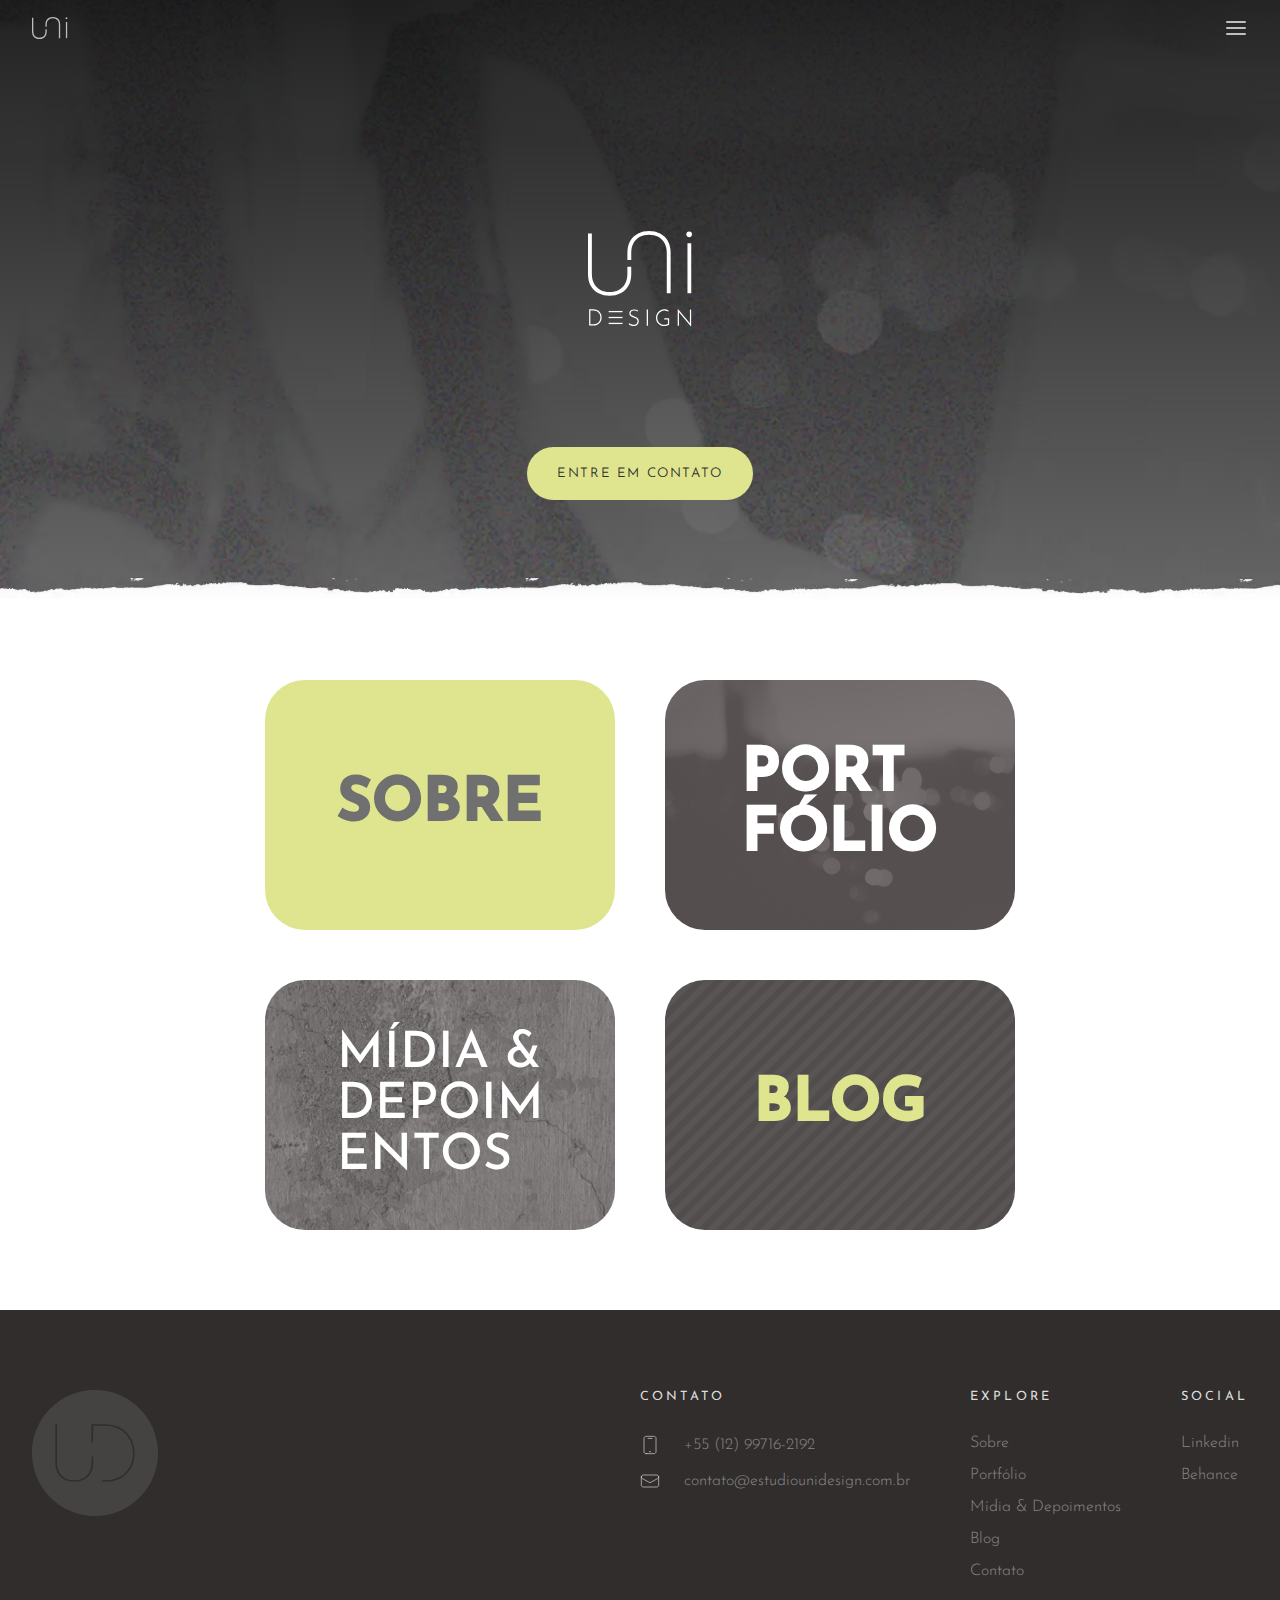
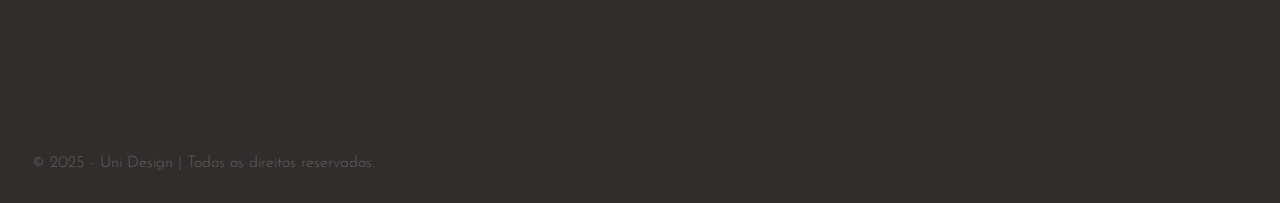
<file: index.html>
<!DOCTYPE html>
<html lang="pt-BR">
  <head>
    <meta charset="UTF-8" />
    <meta name="viewport" content="width=device-width, initial-scale=1.0" />
    <link rel="icon" type="image/svg+xml" href="./assets/icon.svg" />
    <link rel="stylesheet" href="./css/global.css" />
    <link rel="stylesheet" href="./css/index.css" />
    <script src="./js/menu-burger.js" defer></script>
    <script src="./js/reveal-on-scroll.js" defer></script>
    <script src="./js/header-index.js"></script>
    <title>Estúdio Uni Design - Home</title>
  </head>

  <body>
    <header class="header-index">
      <nav>
        <a href="./index.html" class="logo-ud"
          ><img src="./assets/icon.svg" alt="logo-ud"
        /></a>
        <a href="./index.html" class="logo-unidesign"
          ><img src="./assets/logo-uni-1.svg" alt="logo-unidesign"
        /></a>
        <ul>
          <li><a href="#" id="nav-active-header">Home</a></li>
          <li><a href="./sobre.html">Sobre</a></li>
          <li><a href="./portfolio.html">Portfólio</a></li>
          <li>
            <a href="./midia-e-depoimentos.html">Mídia & Depoimentos</a>
          </li>
          <li><a href="./blog.html">Blog</a></li>
          <li><a href="./contato.html">Contato</a></li>
        </ul>
        <a href="#" class="burger-icon" onclick="openBurger()">
          <img src="./assets/burger-icon.svg" alt="icon"
        /></a>
      </nav>
    </header>
    <header class="header-alternate">
      <nav>
        <a href="./index.html" class="logo-ud"
          ><img src="./assets/icon.svg" alt="logo-ud"
        /></a>
        <a href="./index.html" class="logo-unidesign"
          ><img src="./assets/logo-uni-1-black.svg" alt="logo-unidesign"
        /></a>
        <ul>
          <li><a href="#" id="nav-active-header">Home</a></li>
          <li><a href="./sobre.html">Sobre</a></li>
          <li><a href="./portfolio.html">Portfólio</a></li>
          <li>
            <a href="./midia-e-depoimentos.html">Mídia & Depoimentos</a>
          </li>
          <li><a href="./blog.html">Blog</a></li>
          <li><a href="./contato.html">Contato</a></li>
        </ul>
        <a href="#" class="burger-icon" onclick="openBurger()">
          <img src="./assets/burger-icon-black.svg" alt="icon"
        /></a>
      </nav>
    </header>

    <main>
      <section class="hidden hero-home">
        <img
          class="hidden"
          src="./assets/logo-uni-2.svg"
          alt="logo-unidesign"
        />
        <a
          href="https://api.whatsapp.com/send?phone=5512997162192"
          target="_blank"
          rel="noopener noreferrer"
          ><button>ENTRE EM CONTATO</button></a
        >
      </section>

      <section class="cards-section hidden">
        <a href="./sobre.html">
          <div class="card-container card-container-1">
            <div class="content-card-1">
              <h2>SOBRE</h2>
            </div>
          </div>
        </a>
        <a href="./portfolio.html">
          <div class="card-container card-container-2">
            <div class="content-card-2">
              <h2>PORT</h2>
              <h2>FÓLIO</h2>
            </div>
          </div>
        </a>
        <a href="./midia-e-depoimentos.html">
          <div class="card-container card-container-3">
            <div class="content-card-3">
              <h3>MÍDIA &</h3>
              <h3>DEPOIM</h3>
              <h3>ENTOS</h3>
            </div>
          </div>
        </a>
        <a href="./blog.html">
          <div class="card-container card-container-4">
            <div class="content-card-4">
              <h2>BLOG</h2>
            </div>
          </div>
        </a>
      </section>
    </main>

    <footer id="footer-placeholder"></footer>
    <script src="./js/footer.js"></script>
  </body>
</html>
</file>
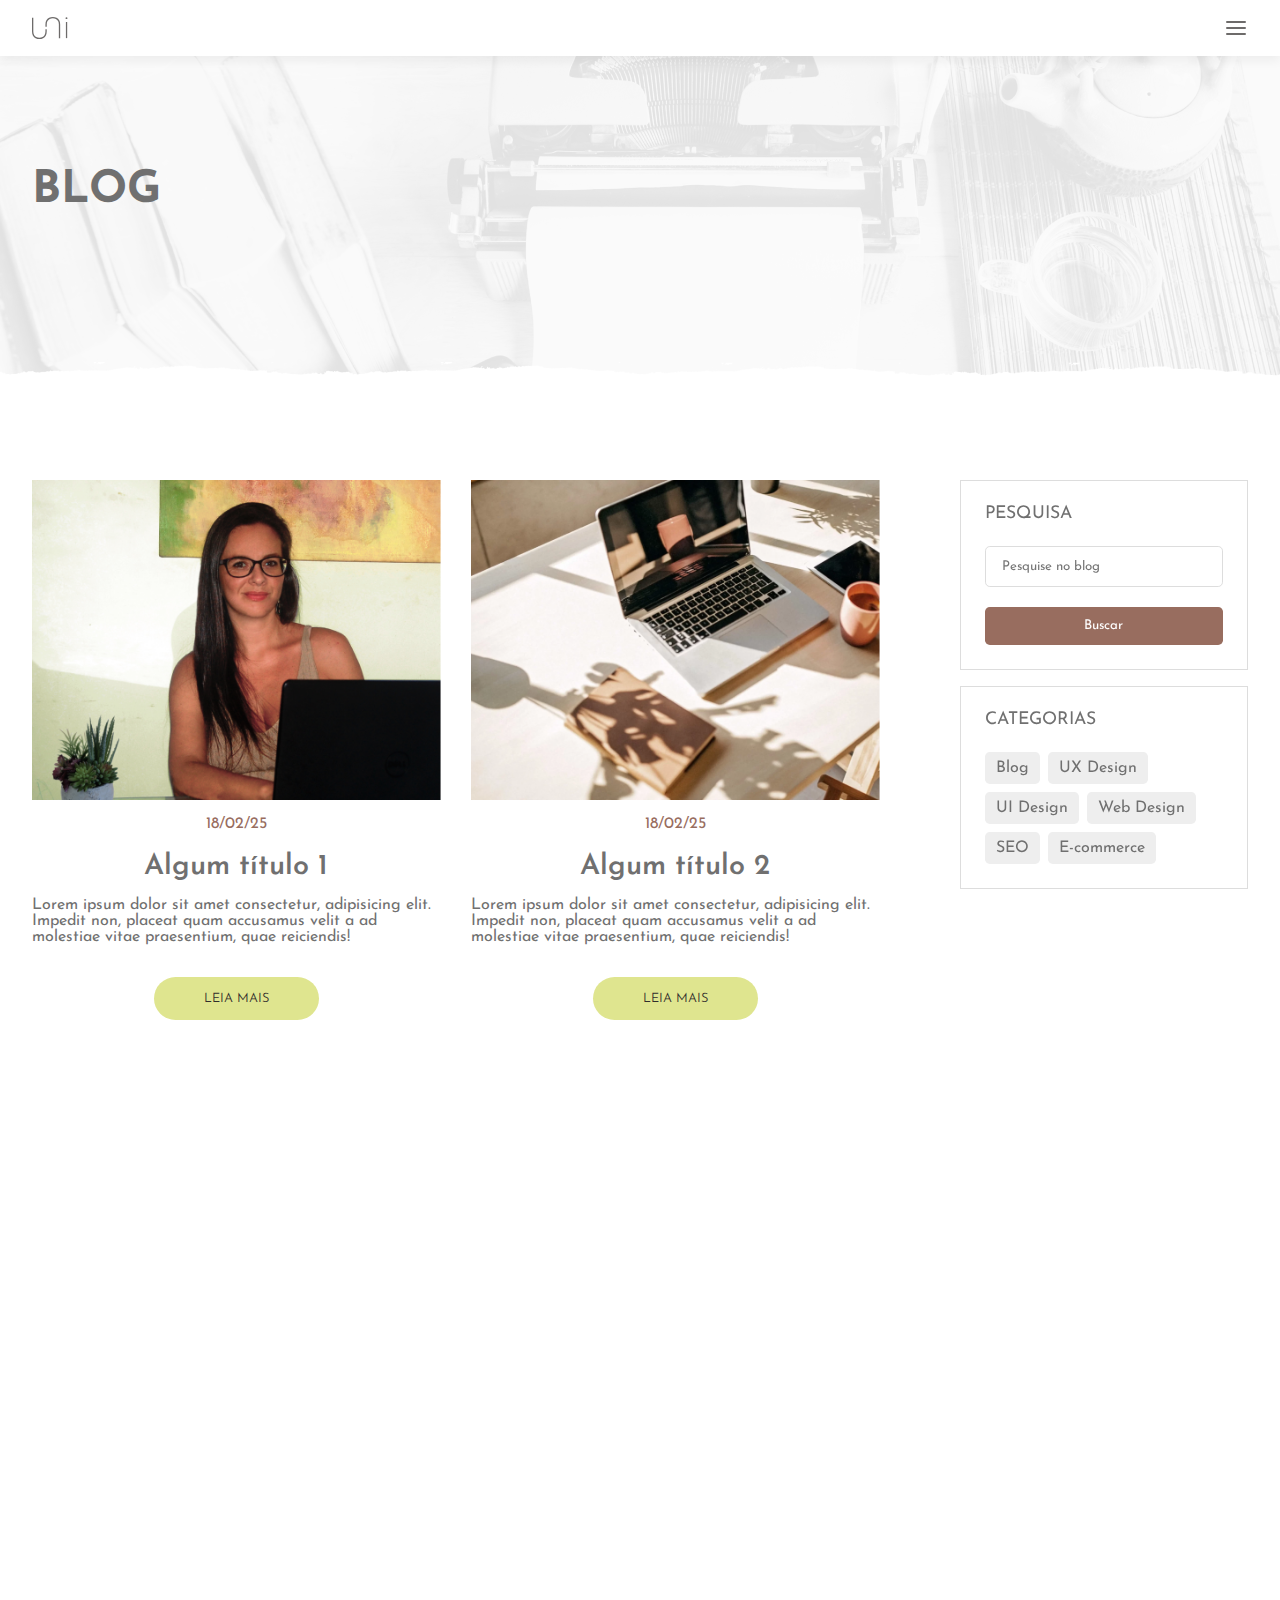
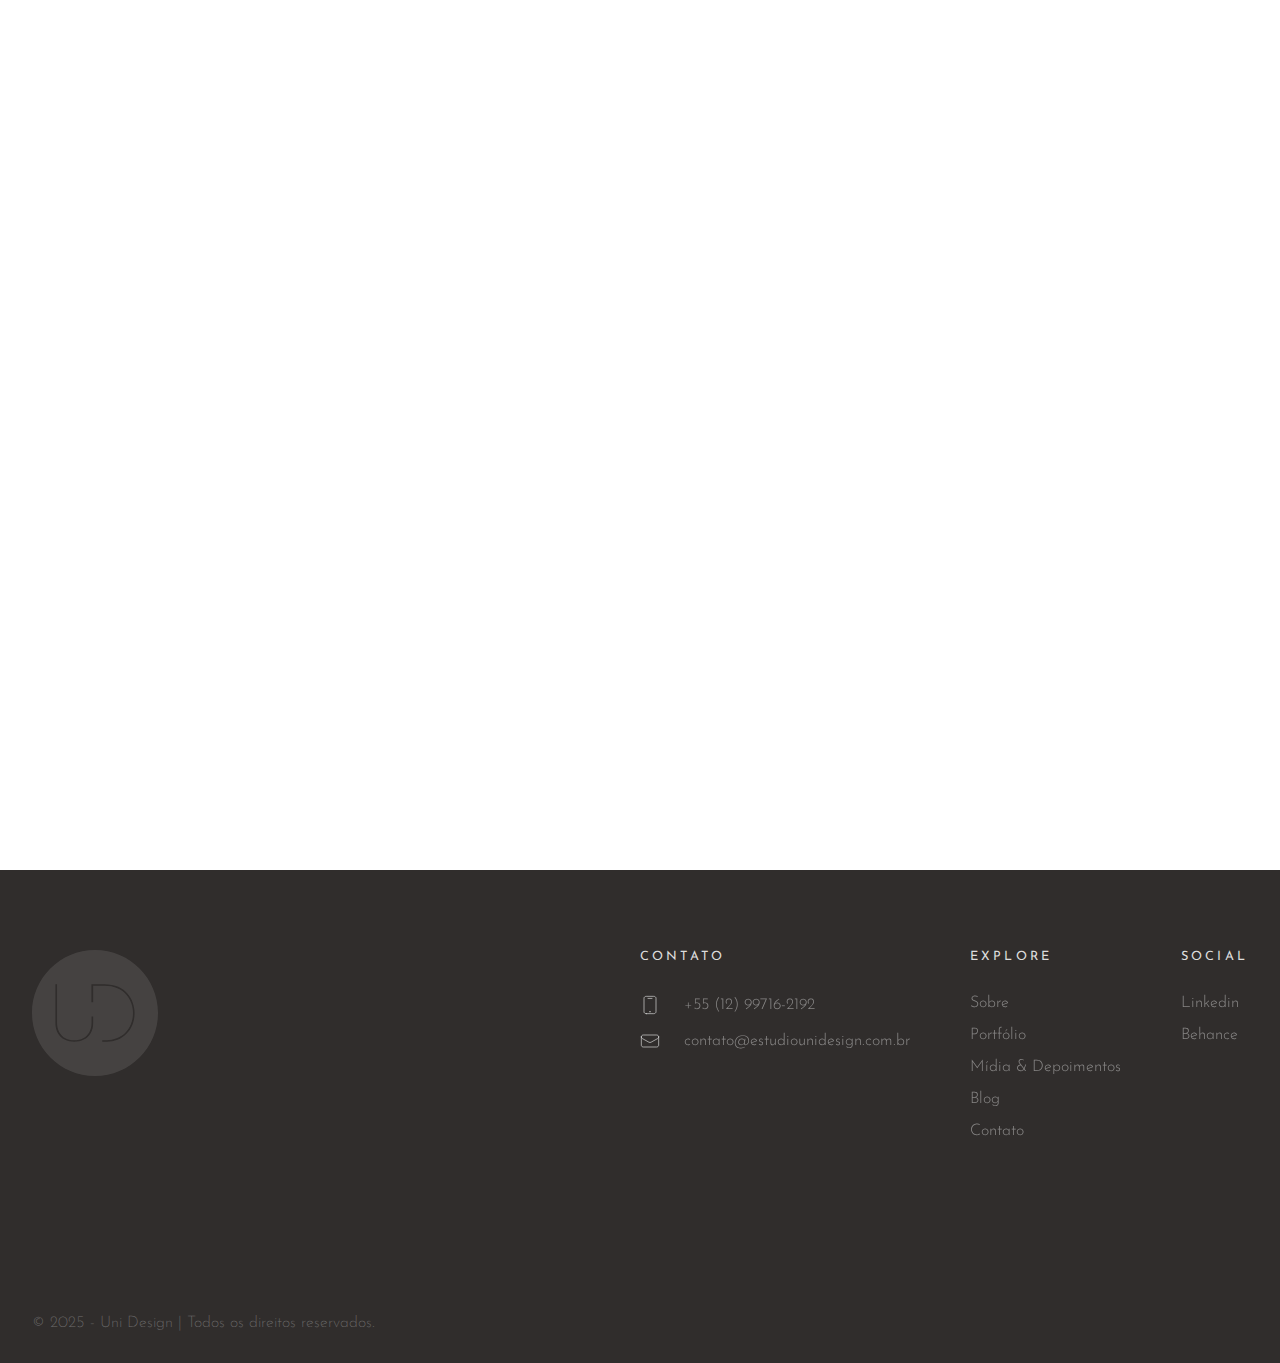
<file: blog.html>
<!DOCTYPE html>
<html lang="pt-BR">
  <head>
    <meta charset="UTF-8" />
    <meta name="viewport" content="width=device-width, initial-scale=1.0" />
    <link rel="icon" type="image/svg+xml" href="./assets/icon.svg" />
    <link rel="stylesheet" href="./css/global.css" />
    <link rel="stylesheet" href="./css/blog.css" />
    <script src="./js/menu-burger.js" defer></script>
    <script src="./js/reveal-on-scroll.js" defer></script>
    <title>Estúdio Uni Design - Blog</title>
  </head>

  <body>
    <header class="header-pages">
      <nav>
        <a href="./index.html" class="logo-ud"
          ><img src="./assets/icon.svg" alt="logo-ud"
        /></a>
        <a href="./index.html" class="logo-unidesign"
          ><img src="./assets/logo-uni-1-black.svg" alt="logo-unidesign"
        /></a>
        <ul>
          <li><a href="/index.html">Home</a></li>
          <li><a href="./sobre.html">Sobre</a></li>
          <li><a href="./portfolio.html">Portfólio</a></li>
          <li><a href="./midia-e-depoimentos.html">Mídia & Depoimentos</a></li>
          <li><a href="#" id="nav-active-header">Blog</a></li>
          <li><a href="./contato.html">Contato</a></li>
        </ul>
        <a href="#" class="burger-icon" onclick="openBurger()">
          <img src="./assets/burger-icon-black.svg" alt="icon"
        /></a>
      </nav>
    </header>

    <section class="hidden hero-section-pages">
      <div class="hidden hero-container">
        <h1>BLOG</h1>
      </div>
    </section>

    <div class="container">
      <main>
        
        <article class="post hidden">
          <img src="./assets/blog/post01.png" alt="post01" />
          <p class="time"><time datetime="2025-02-18">18/02/25</time></p>
          <h4 class="title"><a href="#">Algum título 1</a></h4>
          <p class="description">
            Lorem ipsum dolor sit amet consectetur, adipisicing elit. Impedit
            non, placeat quam accusamus velit a ad molestiae vitae praesentium,
            quae reiciendis!
          </p>
          <a href="#" class="btn">LEIA MAIS</a>
        </article>

        <article class="post hidden">
          <img src="./assets/blog/post02.png" alt="post01" />
          <p class="time"><time datetime="2025-02-18">18/02/25</time></p>
          <h4 class="title"><a href="#">Algum título 2</a></h4>
          <p class="description">
            Lorem ipsum dolor sit amet consectetur, adipisicing elit. Impedit
            non, placeat quam accusamus velit a ad molestiae vitae praesentium,
            quae reiciendis!
          </p>
          <a href="#" class="btn">LEIA MAIS</a>
        </article>

        <article class="post hidden">
          <img src="./assets/blog/post03.png" alt="post01" />
          <p class="time"><time datetime="2025-02-18">18/02/25</time></p>
          <h4 class="title"><a href="#">Algum título 3</a></h4>
          <p class="description">
            Lorem ipsum dolor sit amet consectetur, adipisicing elit. Impedit
            non, placeat quam accusamus velit a ad molestiae vitae praesentium,
            quae reiciendis!
          </p>
          <a href="#" class="btn">LEIA MAIS</a>
        </article>

        <article class="post hidden">
          <img src="./assets/blog/post04.png" alt="post01" />
          <p class="time"><time datetime="2025-02-18">18/02/25</time></p>
          <h4 class="title"><a href="#">Algum título 4</a></h4>
          <p class="description">
            Lorem ipsum dolor sit amet consectetur, adipisicing elit. Impedit
            non, placeat quam accusamus velit a ad molestiae vitae praesentium,
            quae reiciendis!
          </p>
          <a href="#" class="btn">LEIA MAIS</a>
        </article>

        <article class="post hidden">
          <img src="./assets/blog/post05.png" alt="post01" />
          <p class="time"><time datetime="2025-02-18">18/02/25</time></p>
          <h4 class="title"><a href="#">Algum título 5</a></h4>
          <p class="description">
            Lorem ipsum dolor sit amet consectetur, adipisicing elit. Impedit
            non, placeat quam accusamus velit a ad molestiae vitae praesentium,
            quae reiciendis!
          </p>
          <a href="#" class="btn">LEIA MAIS</a>
        </article>

        <article class="post hidden">
          <img src="./assets/blog/post06.png" alt="post01" />
          <p class="time"><time datetime="2025-02-18">18/02/25</time></p>
          <h4 class="title"><a href="#">Algum título 6</a></h4>
          <p class="description">
            Lorem ipsum dolor sit amet consectetur, adipisicing elit. Impedit
            non, placeat quam accusamus velit a ad molestiae vitae praesentium,
            quae reiciendis!
          </p>
          <a href="#" class="btn">LEIA MAIS</a>
        </article>

      </main>

      <aside id="sidebar">
        <section id="search-bar" class="hidden">
          <h4>Pesquisa</h4>
          <form>
            <input type="text" placeholder="Pesquise no blog" />
            <input type="submit" value="Buscar" />
          </form>
        </section>
        <section id="categories" class="hidden">
          <h4>Categorias</h4>
          <div id="tags-container">
            <a href="#">Blog</a>
            <a href="#">UX Design</a>
            <a href="#">UI Design</a>
            <a href="#">Web Design</a>
            <a href="#">SEO</a>
            <a href="#">E-commerce</a>
          </div>
        </section>
      </aside>
    </div>

    <footer id="footer-placeholder"></footer>
    <script src="./js/footer.js"></script>
  </body>
</html>
</file>
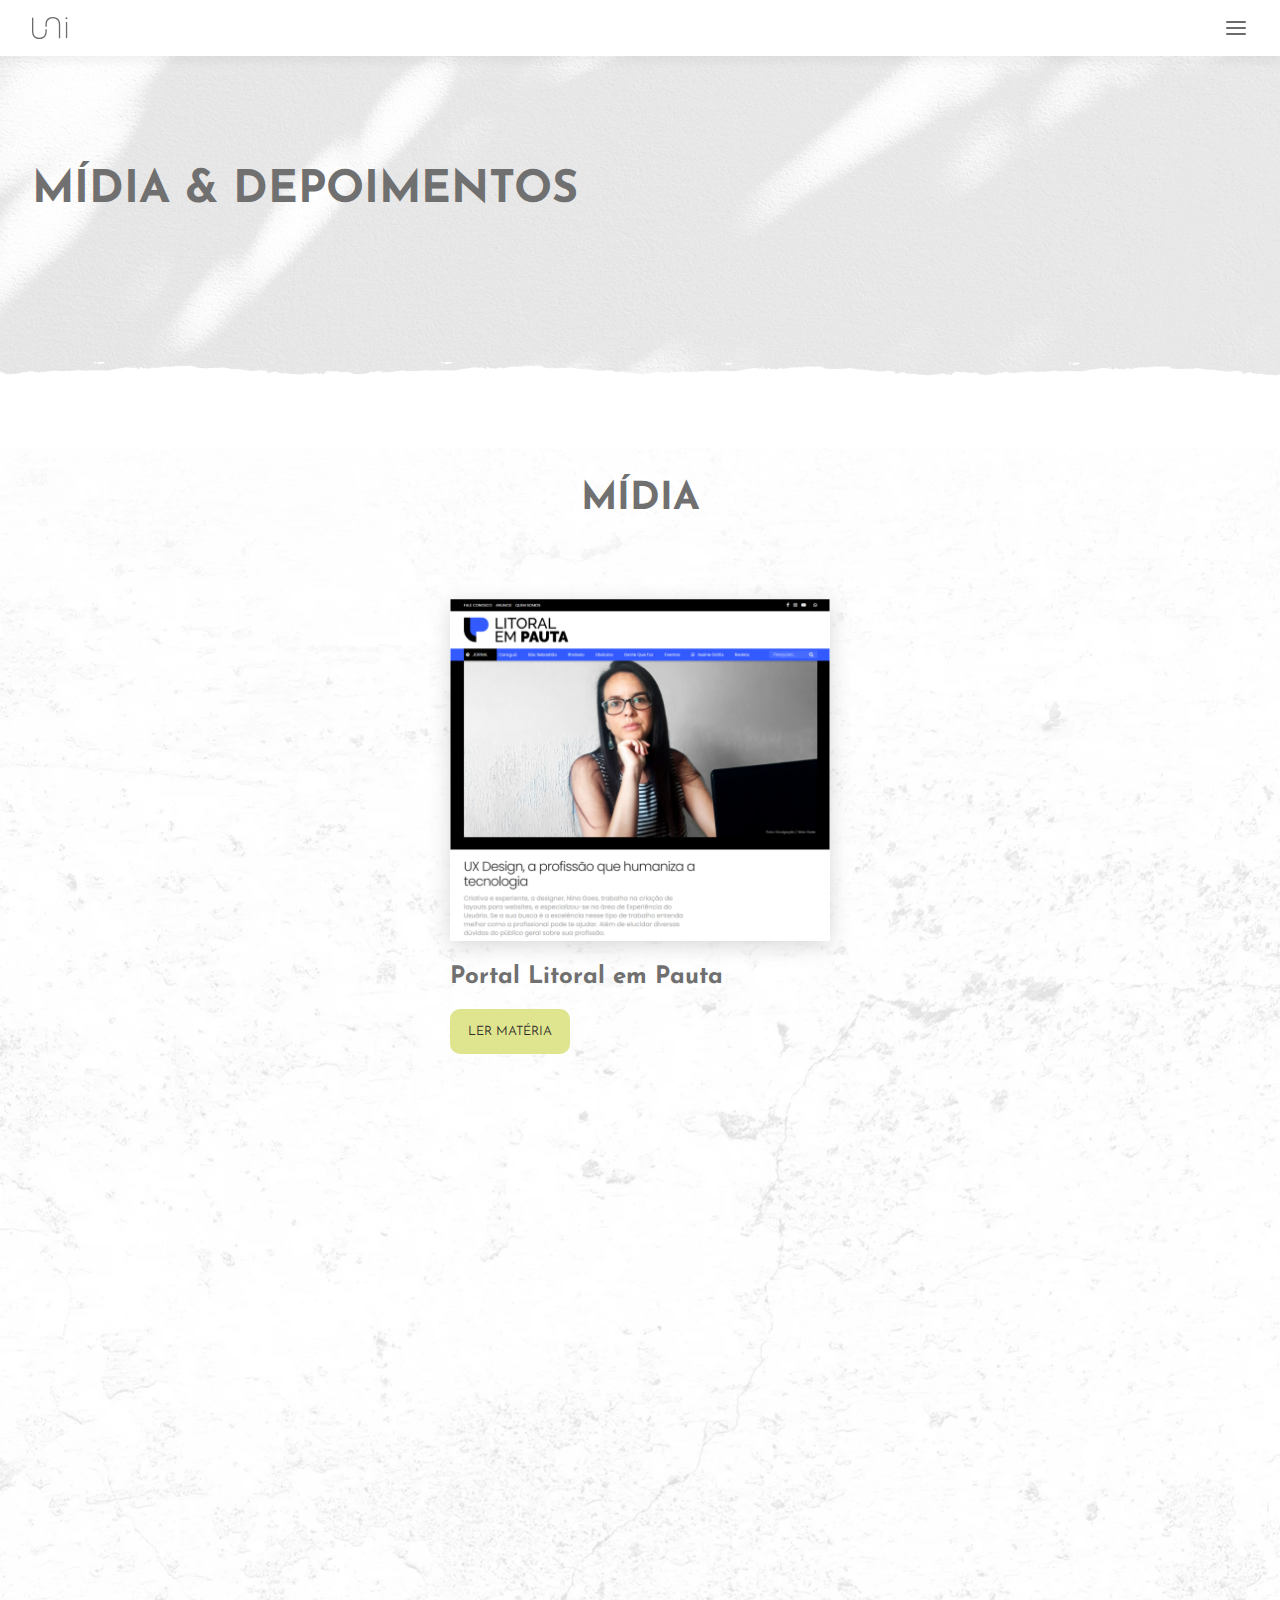
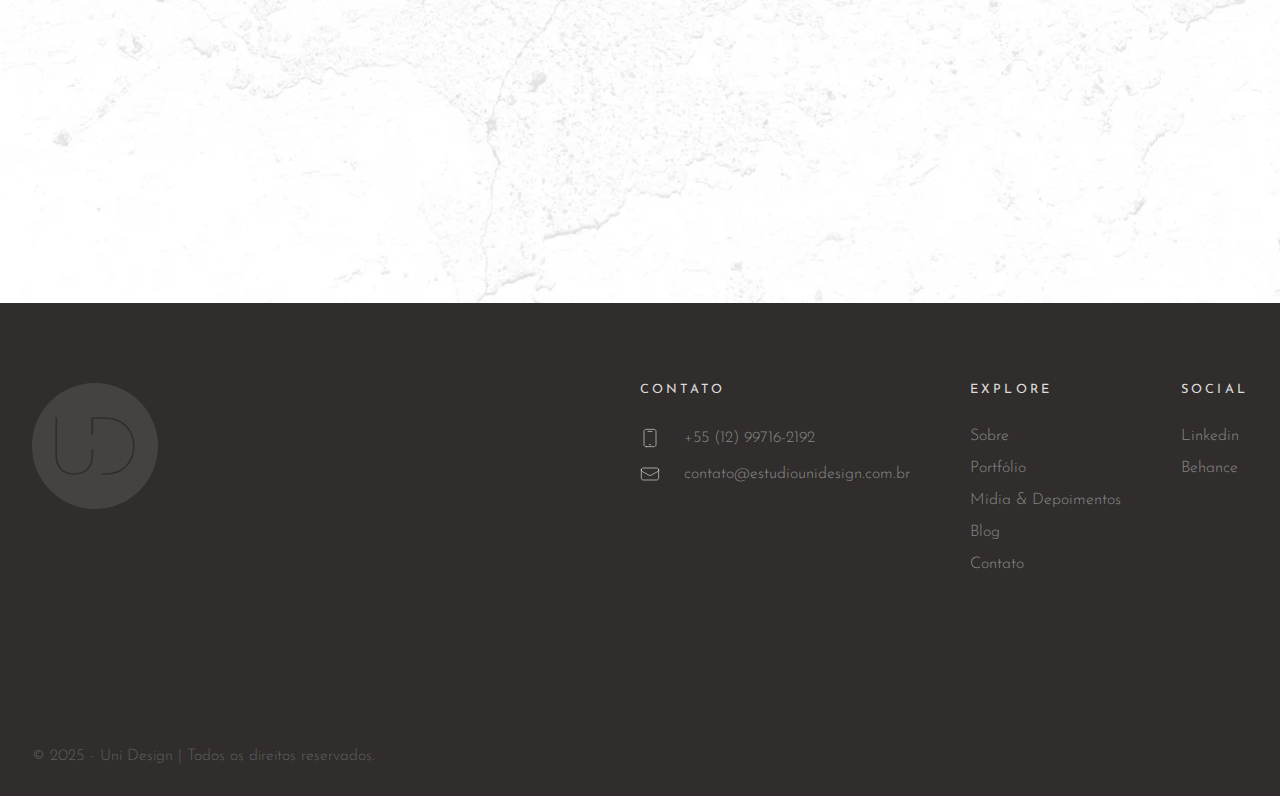
<file: midia-e-depoimentos.html>
<!DOCTYPE html>
<html lang="pt-BR">
  <head>
    <meta charset="UTF-8" />
    <meta name="viewport" content="width=device-width, initial-scale=1.0" />
    <link rel="icon" type="image/svg+xml" href="./assets/icon.svg" />
    <link rel="stylesheet" href="/css/global.css" />
    <link rel="stylesheet" href="/css/midia.css" />
    <script src="./js/menu-burger.js" defer></script>
    <script src="./js/reveal-on-scroll.js" defer></script>
    <title>Estúdio Uni Design - Mídia & Depoimentos</title>
  </head>

  <body>
    <header class="header-pages">
      <nav>
        <a href="./index.html" class="logo-ud"
          ><img src="./assets/icon.svg" alt="logo-ud"
        /></a>
        <a href="./index.html" class="logo-unidesign"
          ><img src="./assets/logo-uni-1-black.svg" alt="logo-unidesign"
        /></a>
        <ul>
          <li><a href="/index.html">Home</a></li>
          <li><a href="./sobre.html">Sobre</a></li>
          <li><a href="./portfolio.html">Portfólio</a></li>
          <li><a href="#" id="nav-active-header">Mídia & Depoimentos</a></li>
          <li><a href="./blog.html">Blog</a></li>
          <li><a href="./contato.html">Contato</a></li>
        </ul>
        <a href="#" class="burger-icon" onclick="openBurger()">
          <img src="./assets/burger-icon-black.svg" alt="icon"
        /></a>
      </nav>
    </header>
    <main>
      <section class="hidden hero-section-pages">
        <div class="hidden hero-container">
          <h1>MÍDIA & DEPOIMENTOS</h1>
        </div>
      </section>

      <div class="sections-container">
        <section class="hidden section-midia">
          <h2>MÍDIA</h2>
          <div class="mid-testmonials-container">
            <div class="mid-testimonial-content">
              <img
                src="./assets/midia-litotal-em-pauta.png"
                alt="imagem de matéria litoral em pauta com Nina Goes"
              />
              <h3>Portal Litoral em Pauta</h3>
              <a
                href="https://litoralempauta.com.br/ux-design-a-profissao-que-humaniza-a-tecnologia/"
                target="_blank" rel="noopener noreferrer"
                >Ler matéria</a
              >
            </div>
          </div>
        </section>

        <section class="hidden section-midia testmonials">
          <h2>DEPOIMENTOS</h2>
          <div class="mid-testmonials-container">
            <div class="mid-testimonial-content">
              <img
                src="./assets/depoimento-patricia.png"
                alt="imagem print depoimento instagram"
              />
              <h3>Patricia Ribeiro Arquitetura</h3>
              <a href="#">Site e ID</a>
            </div>
            <div class="mid-testimonial-content">
              <img
                src="./assets/depoimento-cesar.png"
                alt="imagem print depoimento instagram"
              />
              <h3>Cesar Cardozo Sax</h3>
              <a href="#">Site</a>
            </div>
          </div>
        </section>
      </div>
    </main>

    <footer id="footer-placeholder"></footer>
    <script src="./js/footer.js"></script>
  </body>
</html>
</file>
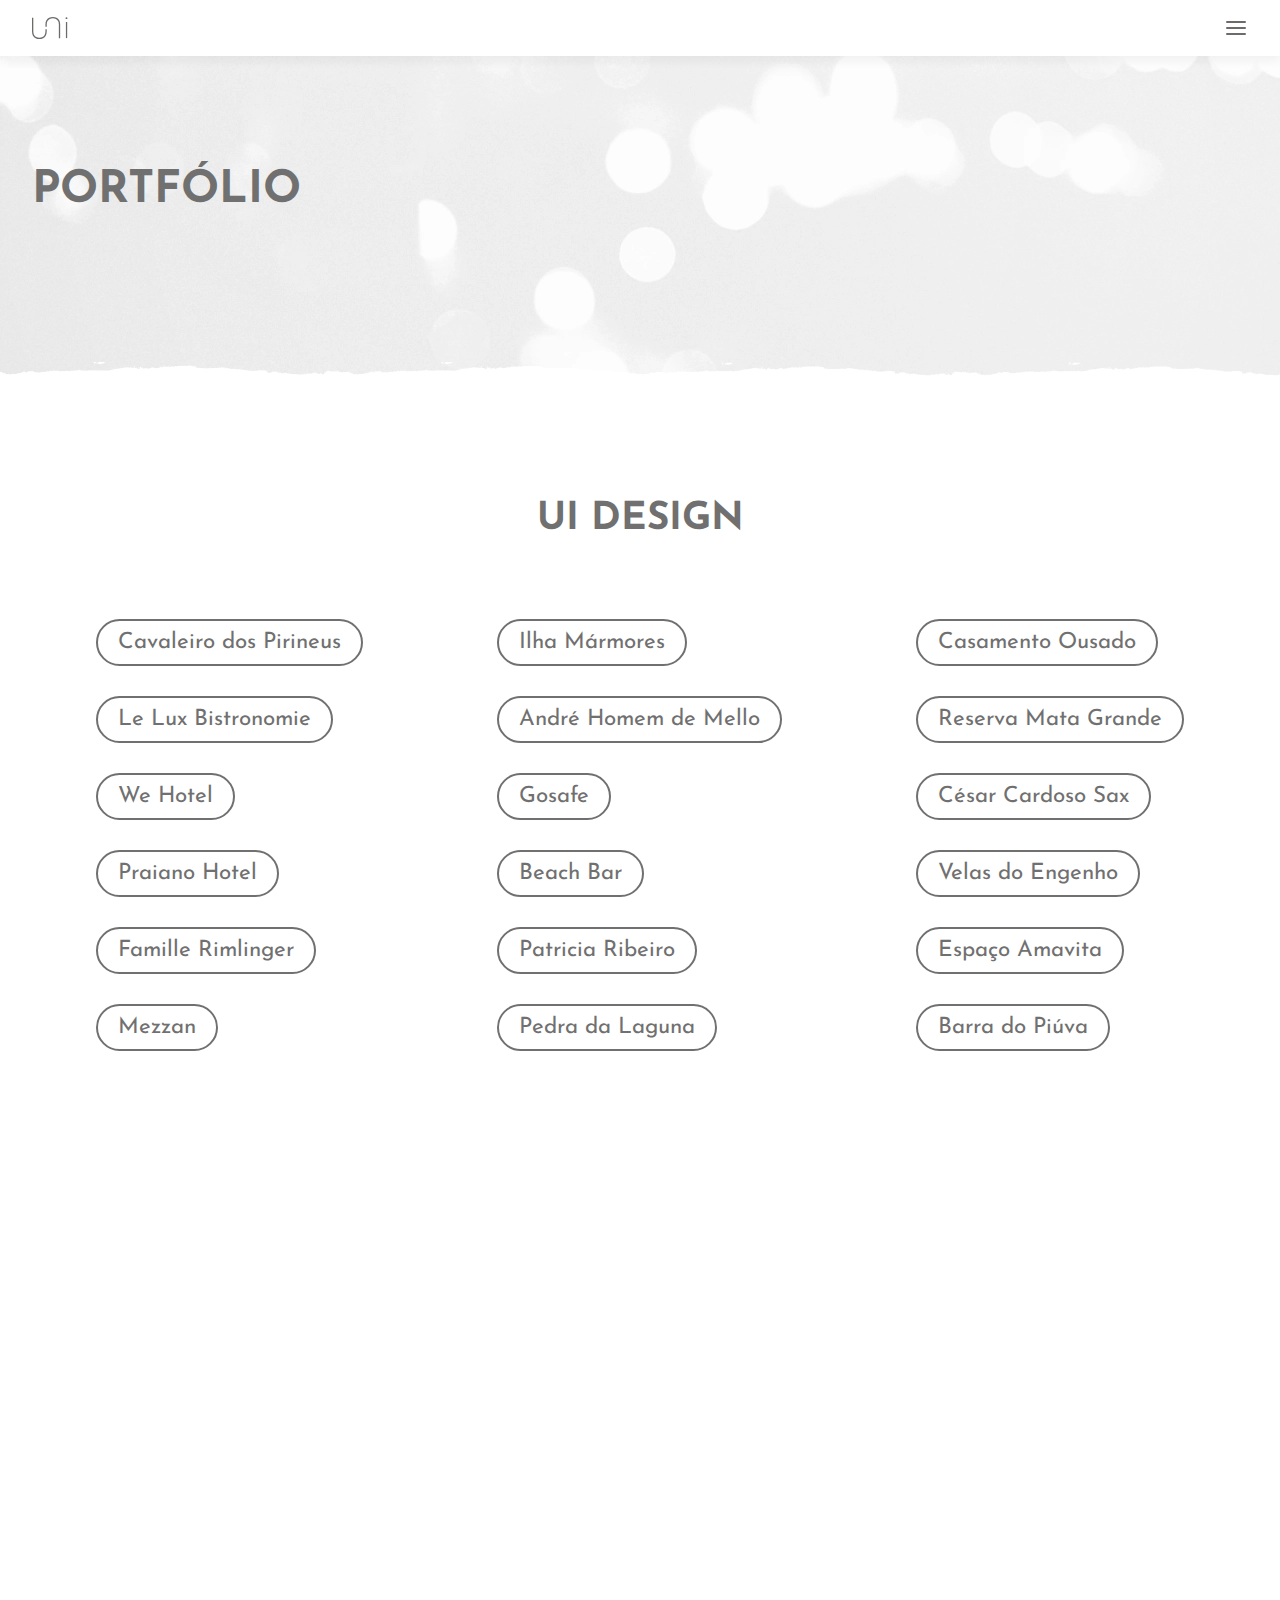
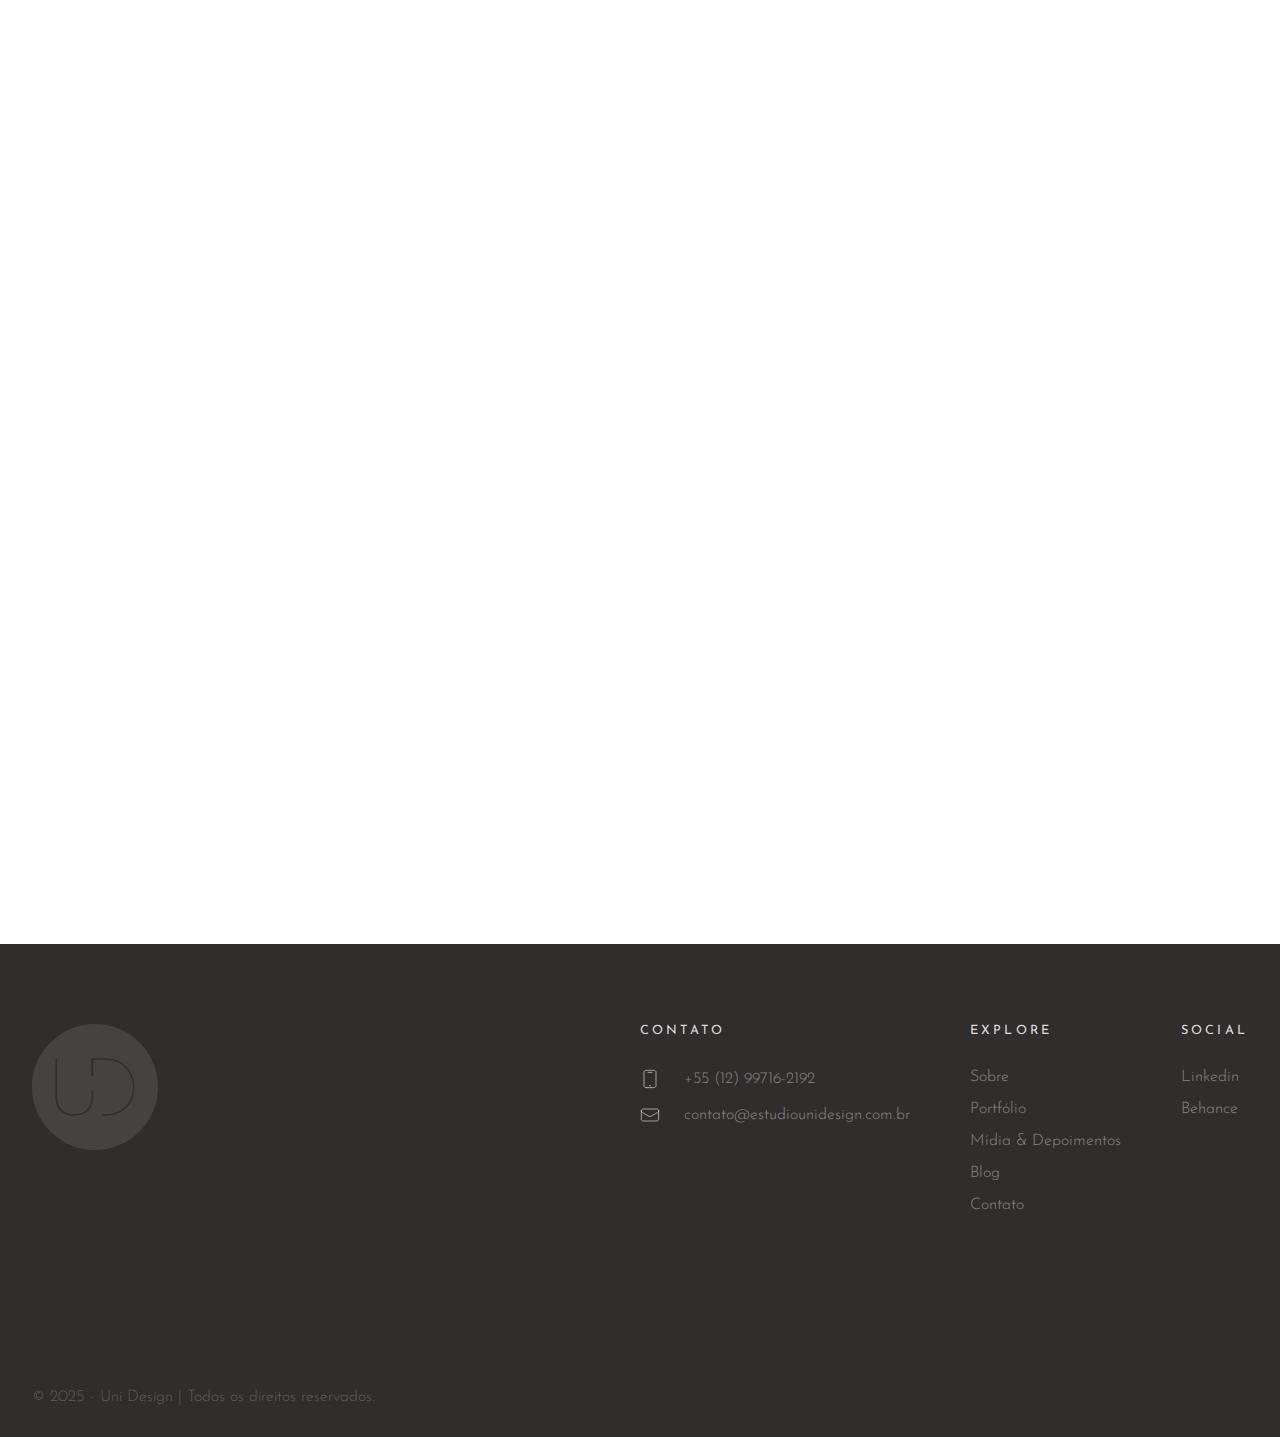
<file: portfolio.html>
<!DOCTYPE html>
<html lang="pt-BR">
  <head>
    <meta charset="UTF-8" />
    <meta name="viewport" content="width=device-width, initial-scale=1.0" />
    <link rel="icon" type="image/svg+xml" href="./assets/icon.svg" />
    <link rel="stylesheet" href="/css/global.css" />
    <link rel="stylesheet" href="/css/portfolio.css" />
    <script src="./js/menu-burger.js" defer></script>
    <script src="./js/reveal-on-scroll.js" defer></script>
    <title>Estúdio Uni Design - Portfólio</title>
  </head>

  <body>
    <header class="header-pages">
      <nav class="">
        <a href="./index.html" class="logo-ud"
          ><img src="./assets/icon.svg" alt="logo-ud"
        /></a>
        <a href="./index.html" class="logo-unidesign"
          ><img src="./assets/logo-uni-1-black.svg" alt="logo-unidesign"
        /></a>
        <ul>
          <li><a href="./index.html">Home</a></li>
          <li><a href="./sobre.html">Sobre</a></li>
          <li><a href="#" id="nav-active-header">Portfólio</a></li>
          <li>
            <a href="./midia-e-depoimentos.html">Mídia & Depoimentos</a>
          </li>
          <li><a href="./blog.html">Blog</a></li>
          <li><a href="./contato.html">Contato</a></li>
        </ul>
        <a href="#" class="burger-icon" onclick="openBurger()">
          <img src="./assets/burger-icon-black.svg" alt="icon"
        /></a>
      </nav>
    </header>
    <main>
      <section class="hidden hero-section-pages">
        <div class="hidden hero-container">
          <h1>PORTFÓLIO</h1>
        </div>
      </section>

      <section class="hidden section-portfolio">
        <div class="about-info">
          <h2>UI DESIGN</h2>
        </div>
        <div class="ui-container">
          <ul class="portfolio-ul">
            <a href="https://www.behance.net/gallery/193704977/Cavaleiro-dos-Pirineus/modules/1095930155" target="_blank"
            rel="noopener noreferrer"><li>Cavaleiro dos Pirineus</li></a>
            <a href="https://www.behance.net/gallery/223015889/Le-Lux-Bistronomie/modules/1273390123" target="_blank"
          rel="noopener noreferrer"><li>Le Lux Bistronomie</li></a>
            <a href="https://www.behance.net/gallery/190063235/We-Hotel/modules/1074880599" target="_blank"
          rel="noopener noreferrer"><li>We Hotel</li></a>
            <a href="https://www.behance.net/gallery/223017033/Praiano-Hotel/modules/1273398015" target="_blank"
          rel="noopener noreferrer"><li>Praiano Hotel</li></a>
            <a href="https://www.behance.net/gallery/190062833/Famille-Rimlinger/modules/1074878267" target="_blank"
          rel="noopener noreferrer"><li>Famille Rimlinger</li></a>
            <a href="https://www.behance.net/gallery/161277503/Mezzan/modules/909876481" target="_blank"
          rel="noopener noreferrer"><li>Mezzan</li></a>
          </ul>
          <ul class="portfolio-ul">
            <a href="https://www.behance.net/gallery/161276233/Ilha-Marmores-Granitos/modules/909868179" target="_blank"
          rel="noopener noreferrer"><li>Ilha Mármores</li></a>
            <a href="https://www.behance.net/gallery/144137857/Andr-Homem-de-Mello/modules/814260017" target="_blank"
          rel="noopener noreferrer"><li>André Homem de Mello</li></a>
            <a href="https://www.behance.net/gallery/144137075/Gosafe-Brazil/modules/814255789" target="_blank"
          rel="noopener noreferrer"><li>Gosafe</li></a>
            <a href="https://www.behance.net/gallery/144136677/Beach-Bar/modules/814253665" target="_blank"
          rel="noopener noreferrer"><li>Beach Bar</li></a>
            <a href="https://www.behance.net/gallery/144136541/Patricia-Ribeiro/modules/814252841" target="_blank"
          rel="noopener noreferrer"><li>Patricia Ribeiro</li></a>
            <a href="https://www.behance.net/gallery/144136097/Hotel-Pedra-da-Laguna/modules/814250591" target="_blank"
          rel="noopener noreferrer"><li>Pedra da Laguna</li></a>
          </ul>
          <ul class="portfolio-ul">
            <a href="https://www.behance.net/gallery/144135883/Casamento-Ousado/modules/814249089" target="_blank"
          rel="noopener noreferrer"><li>Casamento Ousado</li></a>
            <a href="https://www.behance.net/gallery/144135483/Reserva-Mata-Grande/modules/814247193" target="_blank"
          rel="noopener noreferrer"><li>Reserva Mata Grande</li></a>
            <a href="https://www.behance.net/gallery/144135051/Csar-Cardoso-Sax/modules/814245019" target="_blank"
          rel="noopener noreferrer"><li>César Cardoso Sax</li></a>
            <a href="https://www.behance.net/gallery/193704557/Hotel-Velas-do-Engenho/modules/1095927617" target="_blank"
          rel="noopener noreferrer"><li>Velas do Engenho</li></a>
            <a href="https://www.behance.net/gallery/161279883/Espaco-Amavita/modules/909889511" target="_blank"
          rel="noopener noreferrer"><li>Espaço Amavita</li></a>
            <a href="https://www.behance.net/gallery/144137507/Hotel-Barra-do-Piuva/modules/814257903" target="_blank"
          rel="noopener noreferrer"><li>Barra do Piúva</li></a>
          </ul>
        </div>
      </section>

      <section class="hidden section-portfolio" id="section-ux">
        <div class="about-info">
          <h2>UX DESIGN</h2>
        </div>
        <div class="ui-container ux-container">
          <ul class="portfolio-ul">
            <a href="https://uxfol.io/p/5cf2147e/03b1a1fa" target="_blank"
          rel="noopener noreferrer"><li>Marmitaria Fit Food</li></a>
            <a href="https://uxfol.io/p/08855794/036c9934" target="_blank"
          rel="noopener noreferrer"><li>Portal Ilhabela Digital</li></a>
            <a href="https://www.behance.net/gallery/160651913/Barbecall/modules/906374323" target="_blank"
          rel="noopener noreferrer"><li>Barbecall</li></a>
            <a href="https://www.figma.com/proto/XP28XZBXJl3LUTh2m1NoYT/ITU_Garden?node-id=53-118&scaling=min-zoom&page-id=52%3A117" target="_blank"
          rel="noopener noreferrer"><li>Itu Garden Spa</li></a>
            <a href="https://www.figma.com/proto/qm7Scnl1GbKB2mm50rQUBA/Helium-Plataforma?type=design&node-id=46-765&t=hY5bnRIu64n9HdUW-0&scaling=scale-down&page-id=46%3A765" target="_blank"
          rel="noopener noreferrer"><li>Helium Solutions</li></a>
          
          </ul>
        </div>
      </section>

      <section class="hidden section-portfolio">
        <div class="about-info">
          <h2>IDENTIDADE VISUAL</h2>
        </div>
        <div class="brand-container">
          <img src="./assets/branding/gato-negro.png" alt="logo gato negro" />
          <img src="./assets/branding/patriciaribeiro.png" alt="logo patricia ribeiro" />
          <img src="./assets/branding/alma-hotel.png" alt="logo alma hotel" />
          <img src="./assets/branding/encanto-das-agua.png" alt="logo encanto das aguas" />
          <img src="./assets/branding/inaia-ayani.png" alt="logo inaia ayani" />
          <img src="./assets/branding/recanto-da-villa.png" alt="logo recanto da villa" />
        </div>
      </section>
    </main>

    <footer id="footer-placeholder"></footer>
    <script src="./js/footer.js"></script>
  </body>
</html>
</file>
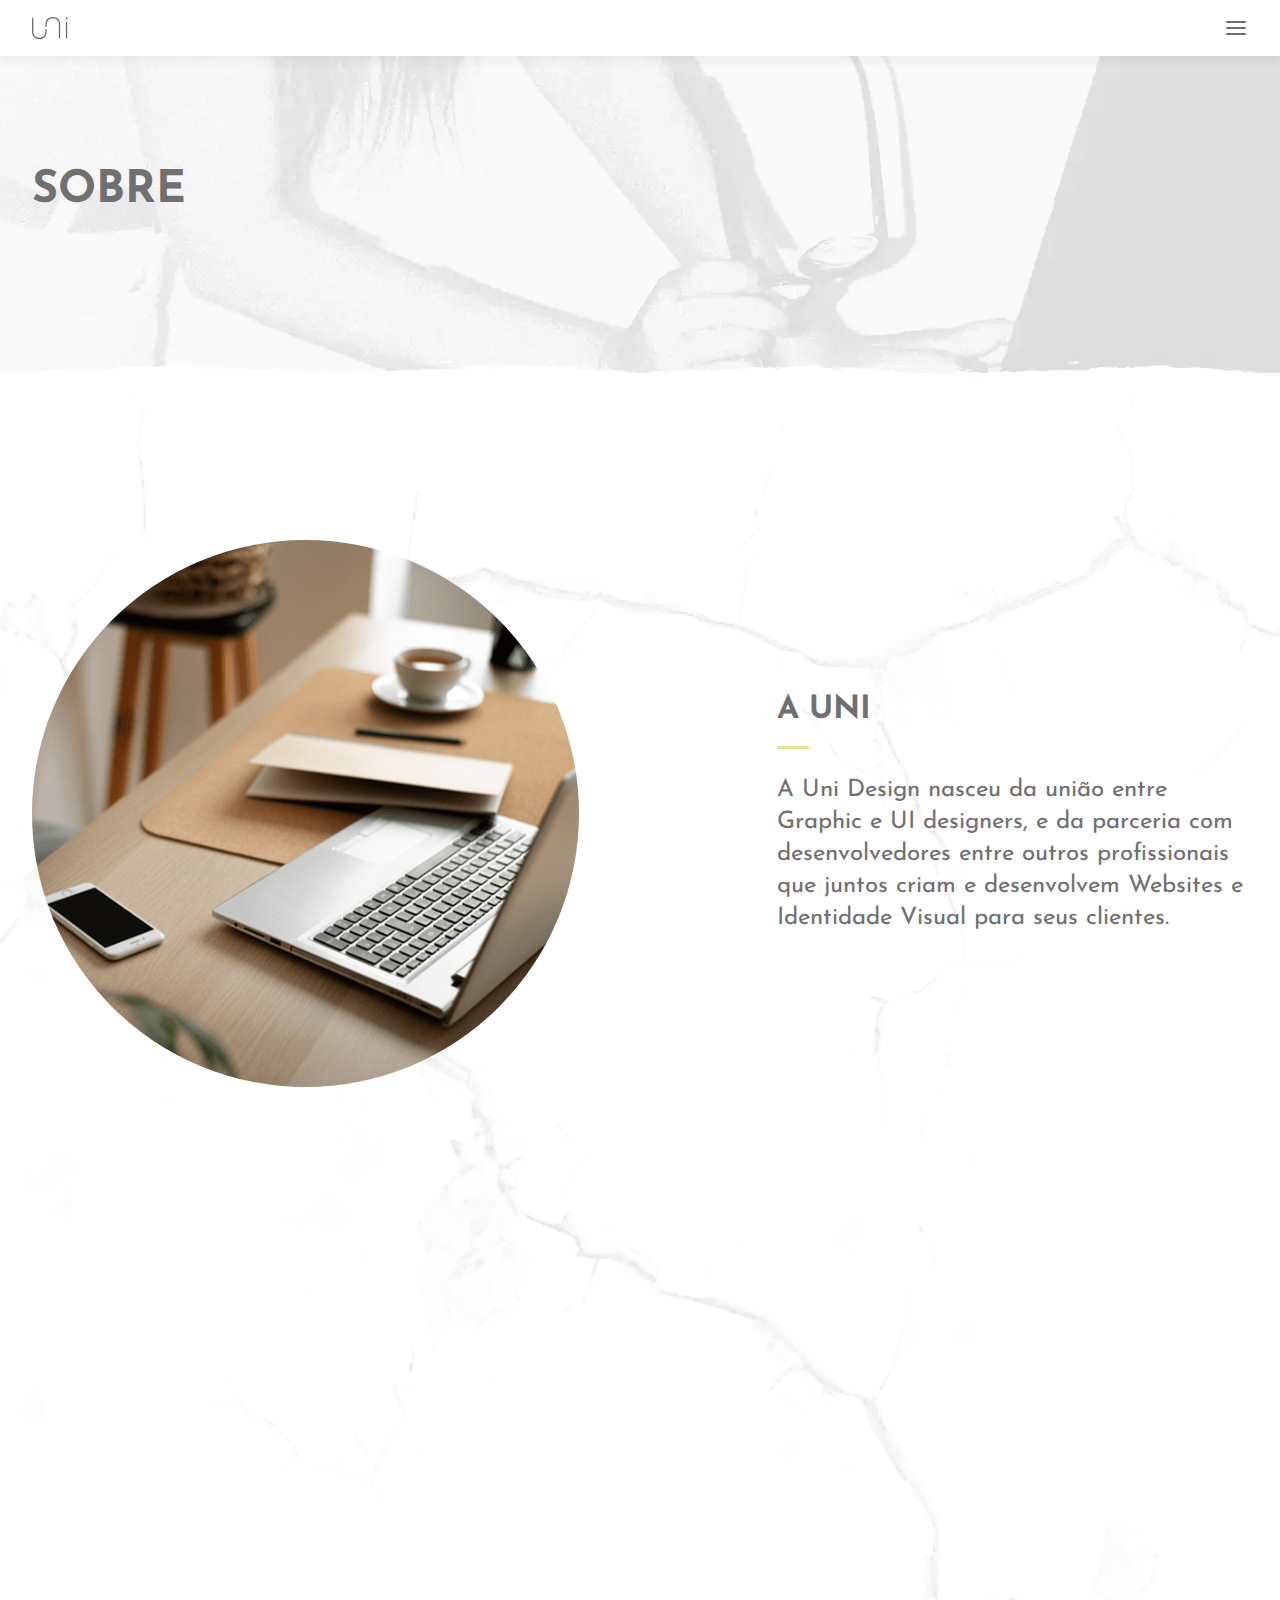
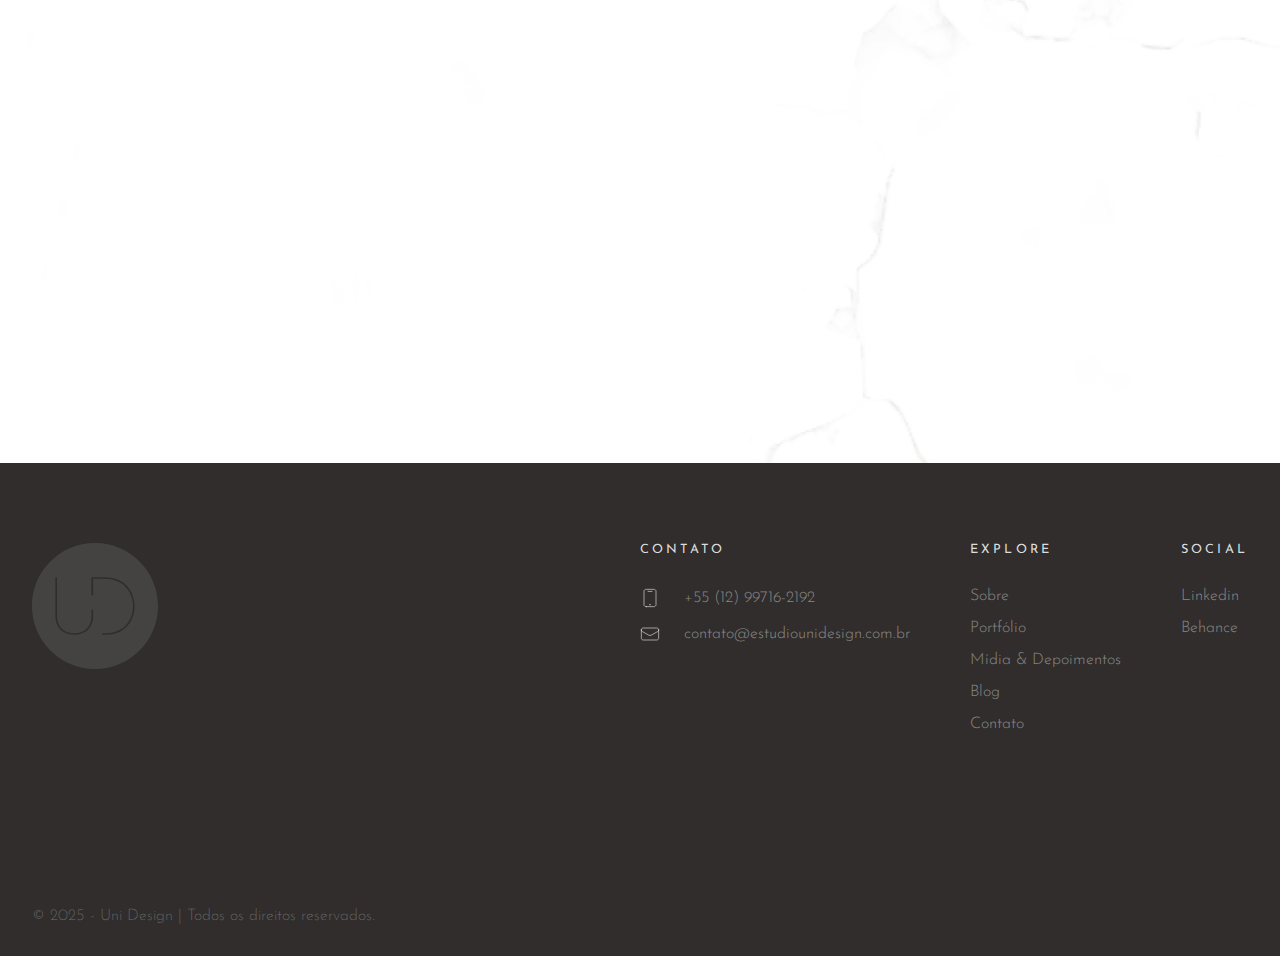
<file: sobre.html>
<!DOCTYPE html>
<html lang="pt-BR">
  <head>
    <meta charset="UTF-8" />
    <meta name="viewport" content="width=device-width, initial-scale=1.0" />
    <link rel="icon" type="image/svg+xml" href="./assets/icon.svg" />
    <link rel="stylesheet" href="/css/global.css" />
    <link rel="stylesheet" href="/css/sobre.css" />
    <script src="./js/menu-burger.js" defer></script>
    <script src="./js/reveal-on-scroll.js" defer></script>
    <title>Estúdio Uni Design - Sobre</title>
  </head>

  <body>
    <header class="header-pages">
      <nav>
        <a href="./index.html" class="logo-ud"
          ><img src="./assets/icon.svg" alt="logo-ud"
        /></a>
        <a href="./index.html" class="logo-unidesign"
          ><img src="./assets/logo-uni-1-black.svg" alt="logo-unidesign"
        /></a>
        <ul>
          <li><a href="./index.html">Home</a></li>
          <li><a href="#" id="nav-active-header">Sobre</a></li>
          <li><a href="./portfolio.html">Portfólio</a></li>
          <li>
            <a href="./midia-e-depoimentos.html">Mídia & Depoimentos</a>
          </li>
          <li><a href="./blog.html">Blog</a></li>
          <li><a href="./contato.html">Contato</a></li>
        </ul>
        <a href="#" class="burger-icon" onclick="openBurger()">
          <img src="./assets/burger-icon-black.svg" alt="icon"
        /></a>
      </nav>
    </header>

    <main>
      <section class="hidden hero-section-pages">
        <div class="hidden hero-container">
          <h1>SOBRE</h1>
        </div>
      </section>

      <section class="about-section">
        <div class="hidden about-container about-container-uni">
          <img
            src="./assets/about-a-uni.png"
            alt="Mesa de escritório, com notebook, celular e café."
            id="about-uni-img"
          />
          <div class="about-info">
            <h2>A UNI</h2>
            <p>
              A Uni Design nasceu da união entre Graphic e UI designers, e da
              parceria com desenvolvedores entre outros profissionais que juntos
              criam e desenvolvem Websites e Identidade Visual para seus
              clientes.
            </p>
          </div>
        </div>

        <div class="hidden about-container about-container-dsg">
          <div class="about-info">
            <h2>A DESIGNER</h2>
            <p>
              Meu nome é Nina Goes, sou designer a 20 anos. Hoje proprietária e
              UI/UX Designer na Uni Design.
            </p>
            <p>
              Iniciei minha carreira no Design Gráfico, migrei para Design da
              Interface do Usuário e migrei novamente da Design da Experiência
              do Usuário.
            </p>
            <p>
              Trabalho em parceria com excelentes profissionais a mais de 10
              anos que me ajudaram e ajudam a ser o que eu sou hoje.
            </p>
            <p>
              Sou apaixonada pela minha profissão pois tenho isso dentro de mim
              desde que eu me entendo por gente. Como eu sempre digo: eu nasci
              designer e vou morrer designer!
            </p>
          </div>
          <img
            src="./assets/about-a-designer.webp"
            alt="imagem de Nina Goes apioada numa estante de livros"
          />
        </div>
      </section>
    </main>

    <footer id="footer-placeholder"></footer>
    <script src="./js/footer.js"></script>
  </body>
</html>
</file>
<file: css/global.css>
@import url('https://fonts.googleapis.com/css2?family=Josefin+Sans:ital,wght@0,100..700;1,100..700&display=swap');

* {
  margin: 0;
  padding: 0;
  box-sizing: border-box;
  font-family: 'Josefin Sans', serif;
  -webkit-tap-highlight-color: transparent;
}

:root {
  --white: #fff;
  --gray-light: #ddd;
  --gray-medium: #707070;
  --gray: #55504f;
  --gray-dark: #302d2c;
  --ocre: #dfe58f;
  --bege: #f7f1e6;
}

/* ---animations--- */
.hidden {
  opacity: 0;
  transform: translateY(50px);
  transition: opacity 0.6s ease-out, transform 0.6s ease-out;
}

.show {
  opacity: 1;
  transform: translateY(0);
}
/* ---animations--- */

body {
  color: var(--gray-medium);
}

a {
  color: inherit;
  text-decoration: none;
}

header {
  width: 100%;
  align-items: center;
  position: fixed;
}

.header-pages {
  background-color: var(--white);
  box-shadow: rgba(0, 0, 0, 0.05) 0px 5px 10px 0px;
  -webkit-box-shadow: rgba(0, 0, 0, 0.05) 0px 5px 10px 0px;
  -moz-box-shadow: rgba(0, 0, 0, 0.05) 0px 5px 10px 0px;
  z-index: 1000;
}

header img {
  opacity: 0.7;
  transition: 0.3s;
  cursor: pointer;
}

nav {
  display: flex;
  justify-content: space-between;
  align-items: center;
  padding: 1rem 2rem;
  max-width: 1440px;
  margin: 0 auto;
}

.logo-unidesign {
  display: flex;
  align-items: center;
}

.logo-unidesign img {
  width: auto;
  height: 22px;
}

.burger-icon,
.logo-ud {
  display: none;
}

header img:hover {
  opacity: 1;
}

nav ul li a {
  position: relative;
  text-decoration: none;
  text-transform: uppercase;
  font-size: 0.8rem;
  transition: 0.3s;
  opacity: 0.7;
  padding: 5px 0;
}

nav ul {
  display: flex;
  gap: 2rem;
  list-style: none;
}

nav ul li a::after {
  content: '';
  position: absolute;
  left: 50%;
  bottom: -2px;
  width: 0;
  height: 2px;
  background-color: var(--ocre);
  transition: width 0.3s ease, left 0.3s ease;
}

nav ul li a:hover::after {
  width: 100%;
  left: 0;
}

nav ul li a:hover {
  opacity: 1;
}

/* -----pages----- */
.hero-section-pages {
  width: 100%;
  height: 380px;
  background-size: cover;
  background-position: bottom;
}

.hero-container {
  display: flex;
  align-items: center;
  max-width: 1280px;
  height: 380px;
  margin: 0 auto;
  padding: 2rem;
}

.hero-container h1 {
  font-size: 5rem;
  font-weight: bold;
  color: var(--gray-medium);
}
/* -----pages----- */

footer {
  background-color: var(--gray-dark);
  color: var(--gray-light);
}

.logo-footer {
  width: 126px;
  height: 126px;
  margin-right: 60px;
  opacity: 0.1;
  transition: 0.7s;
  cursor: pointer;
}

.logo-footer:hover {
  opacity: 0.2;
}

.footer-container {
  display: flex;
  flex-wrap: wrap;
  justify-content: space-between;
  max-width: 1280px;
  margin: 0 auto;
  padding: 5rem 2rem 10rem;
}

.footer-list {
  display: flex;
  flex-wrap: wrap;
  gap: 8rem;
}

.footer-list h4 {
  font-size: 0.8rem;
  font-weight: 400;
  letter-spacing: 0.2rem;
  margin-bottom: 2rem;
  text-transform: uppercase;
}

.footer-list li {
  display: flex;
  align-items: center;
  font-weight: 300;
  margin-bottom: 1rem;
  color: var(--gray-light);
  list-style: none;
}

.footer-list a {
  opacity: 0.5;
  transition: 0.3s;
  text-decoration: none;
  color: var(--gray-light);
}

.footer-list a:hover {
  opacity: 1;
}

.icon {
  margin-right: 1.5rem;
  width: 20px;
  height: 20px;
}

footer p {
  font-weight: 200;
  padding-bottom: 2rem;
  color: var(--gray-medium);
  max-width: 1280px;
  margin: 0 auto;
  padding-left: 2rem;
  padding-right: 2rem;
}

/* !MENU BURGER */
.header-menu {
  display: flex;
  justify-content: space-between;
  margin: 0 auto;
  margin-bottom: 50px;
  padding: 1rem 2rem;
}

@keyframes fade {
  from {
    opacity: 0;
  }
  to {
    opacity: 1;
  }
}

.menu-burger-container {
  display: none;
  background-color: rgba(0, 0, 0, 0.4);
  width: 100vw;
  height: 100vh;
  position: fixed;
  top: 0;
  left: 0;
  z-index: 1001;
  animation: fade 0.5s ease;
}

.menu-burger-itens {
  width: 100vw;
  background-color: var(--white);
}

.nav-burger {
  display: flex;
  flex-direction: column;
  gap: 2rem;
  padding: 1rem;
  padding-bottom: 5rem;
}

.nav-burger button {
  width: fit-content;
  height: 44px;
  border: none;
  padding: 0 5rem;
  background: none;
  font-size: 1.2rem;
  cursor: pointer;
  opacity: 1;
  transition: 0.3s;
}

.nav-burger button:hover {
  opacity: 0.5;
}

#close-burger {
  cursor: pointer;
}
/* !MENU BURGER */

/* ---responsivo--- */

@media (max-width: 1280px) {
  .burger-icon {
    display: flex;
    width: 24px;
    height: 24px;
  }
  nav ul {
    display: none;
  }
  .logo-footer {
    margin-bottom: 60px;
  }
  .footer-list {
    gap: 60px;
  }

  /* --pages-- */
  .hero-container h1 {
    font-size: 2.8rem;
    word-wrap: break-word;
    word-break: break-word;
  }
}

@media (max-width: 480px) {
  .logo-unidesign {
    display: none;
  }
  .logo-ud {
    display: flex;
    height: 36px;
  }
  nav {
    padding: 1rem 1rem;
  }

  .logo-footer {
    width: 100px;
  }

  .header-menu {
    padding: 1rem 1rem;
  }
}
</file>
<file: css/index.css>
#nav-active-header {
  font-weight: 350;
  opacity: 0.9;
}

nav ul li a {
  color: var(--white);
  font-weight: 300;
}

/* header-alternate */
.header-index,
.header-alternate {
  transition: opacity 0.5s ease-in-out;
  position: fixed;
  z-index: 1000;
}

.header-alternate {
  top: 0;
  width: 100%;
  opacity: 0;
  pointer-events: none;
  background-color: var(--white);
  box-shadow: rgba(0, 0, 0, 0.05) 0px 5px 10px 0px;
  -webkit-box-shadow: rgba(0, 0, 0, 0.05) 0px 5px 10px 0px;
  -moz-box-shadow: rgba(0, 0, 0, 0.05) 0px 5px 10px 0px;
}

.header-alternate a {
  color: var(--gray-dark);
  font-weight: 300;
  -webkit-text-stroke: 0.5px var(--gray-dark);
  stroke: 0.5px var(--gray-dark);
}
/* header-alternate */

.hero-home {
  display: flex;
  flex-direction: column;
  justify-content: end;
  align-items: center;
  width: 100%;
  height: 600px;
  background-image: linear-gradient(rgba(0, 0, 0, 0.7), rgba(0, 0, 0, 0)),
    url(../assets/bg-hero.webp);
  background-size: cover;
  padding-bottom: 100px;
}

.hero-home img {
  margin-bottom: 120px;
}

.hero-home button {
  display: flex;
  padding: 20px 30px;
  align-items: center;
  justify-content: center;
  background-color: var(--ocre);
  color: var(--gray-dark);
  border: none;
  cursor: pointer;
  font-weight: 350;
  letter-spacing: 0.1rem;
  border-radius: 30px;
  transition: 0.7s;
}

.hero-home button:hover{
  background-color: #e1e974;
}

.cards-section {
  display: flex;
  justify-content: center;
  flex-wrap: wrap;
  max-width: 1280px;
  padding: 5rem 0;
  margin: 0 auto;
  gap: 77px;
}

.card-container {
  display: flex;
  flex-direction: column;
  align-items: center;
  justify-content: center;
  width: 532px;
  height: 371px;
  border-radius: 40px;
  background-size: cover;
  background-blend-mode: multiply;
  transition: background-color 0.3s ease-in-out;
}

.card-container:hover {
  background-color: #e1e974;
}

.card-container h2 {
  font-size: 90px;
  font-weight: bold;
  color: var(--white);
  -webkit-text-stroke: 2px var(--white);
}

.card-container-1 {
  background-color: var(--ocre);
}

.card-container-2 {
  background-image: url(../assets/bg-card-2.png);
}

.card-container-3 {
  background-image: url(../assets/bg-card-3.png);
}

.card-container-4 {
  background-image: url(../assets/bg-card-4.png);
}

.content-card-1 h2 {
  color: var(--gray-medium);
  -webkit-text-stroke: 2px var(--gray-medium);
}

.content-card-2 h2 {
  color: var(--white);
  -webkit-text-stroke: 2px var(--white);
}

.content-card-4 h2 {
  color: var(--ocre);
  -webkit-text-stroke: 2px var(--ocre);
}

.content-card-3 h3 {
  font-size: 70px;
  color: var(--white);
  font-weight: 500;
}

@media (max-width: 1280px) {
  .cards-section {
    max-width: 768px;
    gap: 50px;
  }
  .card-container {
    display: grid;
    width: 350px;
    height: 250px;
  }
  .card-container h2 {
    font-size: 60px;
  }
  .content-card-3 h3 {
    font-size: 50px;
  }
}
</file>
<file: css/blog.css>
header {
  background-color: var(--white);
}

#nav-active-header {
  font-weight: 500;
  opacity: 1;
}

nav ul li a {
  color: var(--gray-dark);
}

/* -----blog------ */

.hero-section-pages {
  background-image: url(../assets/bg-hero-blog.png);
}

/* ----------------- */

.title {
  font-size: 1.8rem;
  font-weight: 600;
  margin-bottom: 1rem;
}

.time {
  margin-bottom: 20px;
  color: #986d5f;
  font-weight: 400;
  font-size: 1rem;
}

#sidebar {
  display: flex;
  flex-direction: column;
  width: 30%;
  position: sticky;
  top: 80px;
  height: fit-content;
}

main {
  display: grid;
  grid-template-columns: repeat(auto-fit, minmax(280px, 1fr));
  gap: 30px;
}

article {
  display: flex;
  flex-direction: column;
  align-items: center;
  padding-bottom: 30px;
}

.btn {
  display: inline-block;
  padding: 15px 50px;
  background-color: var(--ocre);
  color: var(--gray-dark);
  text-decoration: none;
  border-radius: 50px;
  font-size: 0.8rem;
  font-weight: 350;
  transition: 0.7s;
}

.btn:hover {
  opacity: 0.7;
}

.description {
  margin-bottom: 2rem;
}

.container {
  display: flex;
  padding: 100px 2rem;
  gap: 5rem;
  max-width: 1280px;
  margin: 0 auto;
}

/* Navbar */
#navbar {
  padding: 1.5rem 2.5rem;
  border-bottom: 2px solid #ddd;
}

#navbar-inner {
  display: flex;
  justify-content: space-between;
  align-items: center;
  max-width: 1280px;
  margin: 0 auto;
}

#nav-links {
  display: flex;
  gap: 1rem;
}

#posts-container {
  flex: 4 1 0;
}

.post {
  margin-bottom: 2.5rem;
}

.post img {
  width: 100%;
  margin-bottom: 1rem;
}

#search-bar,
#categories
{
  padding: 1.5rem;
  border: 1px solid #ddd;
  margin-bottom: 1rem;
}

#search-bar h4,
#categories h4 {
  margin-bottom: 1.5rem;
  font-size: 1.1rem;
  font-weight: 400;
  text-transform: uppercase;
}

#search-bar form {
  display: flex;
  width: 100%;
  gap: 0.8rem;
}

#search-bar input {
  padding: 0.8rem 1rem;
  border: 1px solid #ddd;
  border-radius: 0.3rem;
}

#search-bar input[type='submit'] {
  cursor: pointer;
  background-color: #986d5f;
  color: #fff;
  border: none;
  opacity: 1;
  transition: 0.5s;
}

#search-bar input[type='submit']:hover {
  opacity: 0.8;
}

#categories li {
  margin-bottom: 1rem;
}

#tags-container {
  display: flex;
  flex-wrap: wrap;
  gap: 0.5rem;
}

#tags-container a {
  background-color: #eee;
  padding: 0.5rem 0.7rem;
  border-radius: 0.3rem;
}

@media (max-width: 1280px) {
  #search-bar form {
    flex-direction: column;
    gap: 20px;
  }
}

@media (max-width: 480px) {
  .container {
    display: flex;
    flex-direction: column-reverse;
  }

  #sidebar {
    width: 100%;
    position: static;
    top: auto;
    height: auto;
  }
}
</file>
<file: css/midia.css>
header {
  background-color: var(--white);
}

#nav-active-header {
  font-weight: 500;
  opacity: 1;
}

nav ul li a {
  color: var(--gray-dark);
}

/* ----midia------ */

.hero-section-pages {
  background-image: url(../assets/bg-hero-midia.webp);
}

.hero-container h1 {
  width: 618px;
}

.sections-container {
  background-image: url(../assets/bg-testmonials.webp);
  background-size: cover;
}

.section-midia {
  max-width: 1280px;
  padding: 100px 2rem;
  display: flex;
  justify-content: center;
  align-items: center;
  margin: 0 auto;
  flex-direction: column;
}

.section-midia h2 {
  text-align: center;
  margin-bottom: 80px;
  font-size: 2.4rem;
}

.mid-testmonials-container {
  display: flex;
  flex-wrap: wrap;
  width: 100%;
  justify-content: space-evenly;
  gap: 50px;
}

.sections-container img {
  max-width: 380px;
  margin-bottom: 20px;
  box-shadow: rgba(0, 0, 0, 0.15) 0px 5px 20px 0px;
  -webkit-box-shadow: rgba(0, 0, 0, 0.15) 0px 5px 20px 0px;
  -moz-box-shadow: rgba(0, 0, 0, 0.15) 0px 5px 20px 0px;
}

.mid-testimonial-content h3 {
  font-size: 1.5rem;
  margin-bottom: 20px;
}

.mid-testimonial-content a {
  display: flex;
  justify-content: center;
  width: 120px;
  background-color: var(--ocre);
  color: var(--gray-dark);
  padding: 1rem;
  border-radius: 10px;
  transition: 0.5s;
  font-size: 0.8rem;
  font-weight: 350;
  text-transform: uppercase;
}

.mid-testimonial-content a:hover {
  opacity: 0.7;
}

@media (max-width: 480px) {
  .sections-container img {
    width: 100%;
  }
}
</file>
<file: css/portfolio.css>
header {
  background-color: var(--white);
}

#nav-active-header {
  font-weight: 500;
  opacity: 1;
}

nav ul li a {
  color: var(--gray-dark);
}

/* ------portfolio------- */
.hero-section-pages {
  background-image: url(../assets/bg-hero-port.webp);
}

.section-portfolio {
  max-width: 1152px;
  padding: 120px 2rem;
  display: flex;
  justify-content: center;
  align-items: center;
  margin: 0 auto;
  flex-direction: column;
}

.ui-container {
  width: 100%;
  display: flex;
  justify-content: space-between;
  flex-wrap: wrap;
  gap: 30px;
}

.section-portfolio ul {
  display: flex;
  flex-direction: column;
  gap: 30px;
}

.ui-container li {
  display: flex;
  list-style: none;
  font-size: 1.4rem;
  padding: 10px 20px;
  border: solid 2px var(--gray-medium);
  border-radius: 30px;
  width: max-content;
  transition: 0.5s;
  cursor: pointer;
}

.ui-container li:hover {
  background-color: #e8ef9a;
}

.ux-container li:hover {
  opacity: 0.7;
}

.section-portfolio h2 {
  text-align: center;
  margin-bottom: 80px;
  font-size: 2.4rem;
}

#section-ux {
  background-image: url(../assets/bg-ux-design.png);
  background-size: cover;
  max-width: 100%;
}

.ux-container {
  justify-content: center;
  padding: 0 2rem;
}

#section-ux h2 {
  color: var(--white);
}

#section-ux ul {
  align-items: center;
  color: #f8ffaa;
}

#section-ux li {
  background-color: var(--gray);
  border: none;
}

.brand-container {
  display: grid;
  grid-template-columns: repeat(auto-fit, minmax(300px, 1fr));
  place-items: center;
  justify-content: center;
  width: 100%;
  column-gap: 20px;
  row-gap: 100px;
  margin-bottom: 20px;
}

.brand-container img {
  width: auto;
  height: 100px;
  filter: grayscale(100%);
  transition: 0.7s;
  opacity: 0.5;
}

.brand-container img:hover {
  filter: grayscale(0%);
  opacity: 1;
}

@media (max-width: 480px) {
  .ui-container {
    justify-content: center;
  }

  .section-portfolio ul {
    align-items: center;
  }
}
</file>
<file: css/sobre.css>
header {
  background-color: var(--white);
}

#nav-active-header {
  font-weight: 500;
  opacity: 1;
}

nav ul li a {
  color: var(--gray-dark);
}

/* ------sobre------- */

.hero-section-pages {
  background-image: url(../assets/bg-hero-sobre.webp);
}

.about-section {
  background-image: url(../assets/bg-about.png);
  width: 100%;
  margin: 0 auto;
  background-size: cover;
  padding: 5rem 0;
}

.about-container {
  display: flex;
  flex-wrap: wrap;
  justify-content: space-between;
  align-items: center;
  max-width: 1280px;
  padding: 5rem 2rem;
  margin: 0 auto;
  gap: 40px;
}

.about-container img {
  width: min(45%, 604px);
  height: auto;
}

#about-uni-img {
  border-radius: 50%;
}

.about-info {
  max-width: 471px;
}

.about-info h2 {
  font-size: 2rem;
  margin-bottom: 1rem;

}

.about-info h2::before {
  content: '';
  position: absolute;
  margin-top: 52px;
  width: 2rem;
  height: 3px;
  background-color: var(--ocre);
}

.about-info p {
  font-size: 1.5rem;
  padding-top: 2rem;
  line-height: 2rem;
}

@media (max-width: 768px) {
  .about-section {
    padding: 1rem 0;
  }

  .about-container img,
  .about-container {
    width: 100%;
  }

  .about-container {
    gap: 60px;
  }
}
</file>
